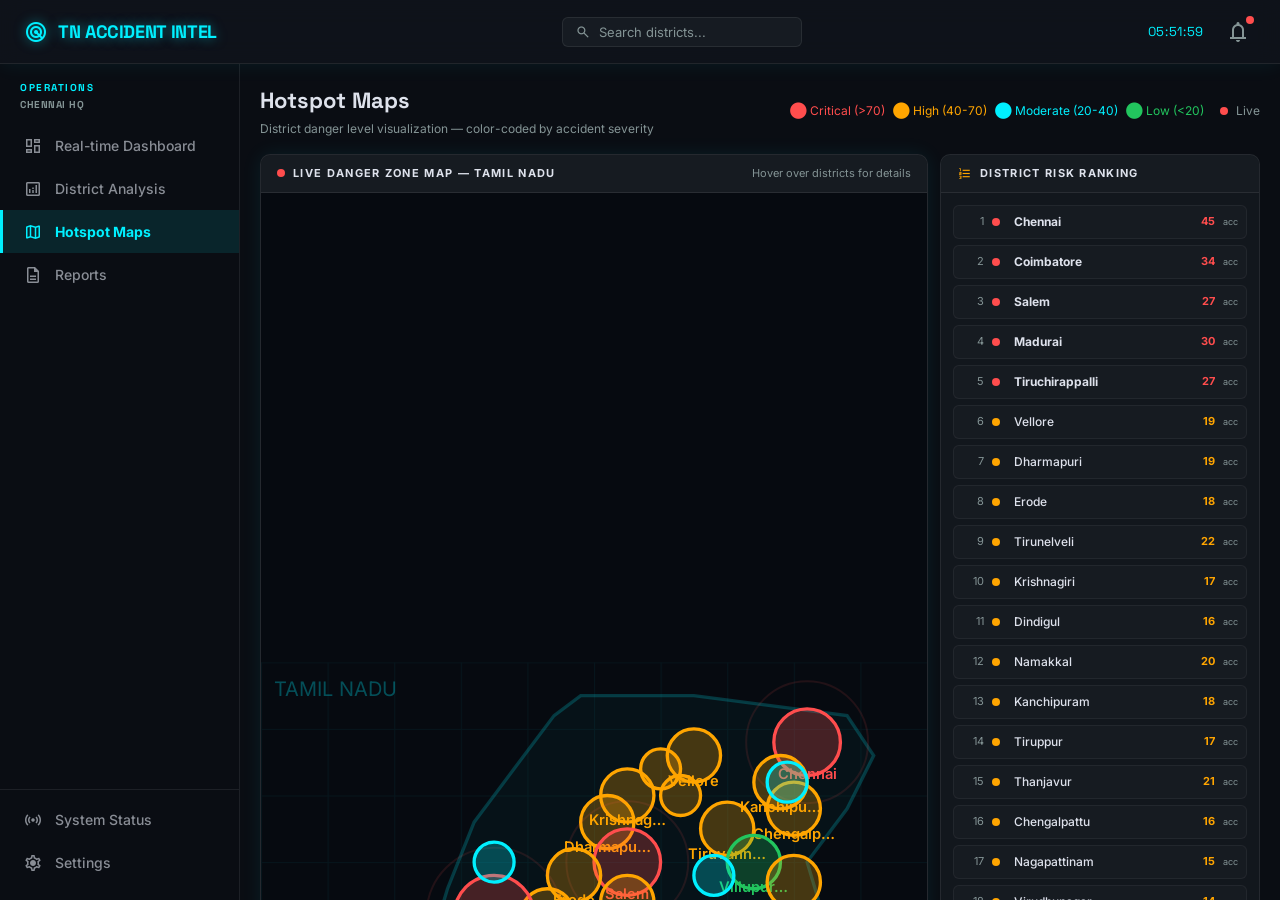
<file: hotspot-maps.html>
<!DOCTYPE html>
<html lang="en">

<head>
    <meta charset="UTF-8" />
    <meta name="viewport" content="width=device-width, initial-scale=1.0" />
    <title>TN ACCIDENT INTEL — Hotspot Maps</title>
    <meta name="description"
        content="Live Tamil Nadu district hotspot map with color-coded danger levels and district risk ranking." />
    <link rel="stylesheet" href="css/style.css" />
    <link rel="stylesheet"
        href="https://fonts.googleapis.com/css2?family=Material+Symbols+Outlined:opsz,wght,FILL,GRAD@20..48,100..700,0..1,-50..200" />
</head>

<body>
    <nav class="topnav">
        <div class="topnav-brand">
            <span class="material-symbols-outlined">radar</span>
            TN ACCIDENT INTEL
        </div>
        <div class="topnav-search">
            <span class="material-symbols-outlined" style="font-size:16px;color:var(--text-muted);">search</span>
            <input type="text" placeholder="Search districts..." />
        </div>
        <div class="topnav-right">
            <span id="live-clock" class="topnav-clock">—</span>
            <button class="topnav-icon-btn notification-badge" title="Notifications"><span
                    class="material-symbols-outlined">notifications</span></button>
        </div>
    </nav>

    <div class="layout">
        <aside class="sidenav">
            <div class="sidenav-section-label">OPERATIONS<div class="sidenav-sub">CHENNAI HQ</div>
            </div>
            <nav class="sidenav-nav">
                <a href="index.html" class="nav-link"><span class="material-symbols-outlined">dashboard</span>Real-time
                    Dashboard</a>
                <a href="district-analysis.html" class="nav-link"><span
                        class="material-symbols-outlined">analytics</span>District Analysis</a>
                <a href="hotspot-maps.html" class="nav-link active"><span
                        class="material-symbols-outlined">map</span>Hotspot Maps</a>
                <a href="reports.html" class="nav-link"><span
                        class="material-symbols-outlined">description</span>Reports</a>
            </nav>
            <div class="sidenav-footer">
                <a href="system-status.html" class="nav-link"><span
                        class="material-symbols-outlined">sensors</span>System Status</a>
                <a href="#" class="nav-link"><span class="material-symbols-outlined">settings</span>Settings</a>
            </div>
        </aside>

        <main class="main-content">

            <div class="flex items-center justify-between" style="margin-bottom:16px;">
                <div>
                    <h1 style="font-family:var(--font-head);font-size:22px;font-weight:700;">Hotspot Maps</h1>
                    <div style="font-size:12px;color:var(--text-muted);margin-top:3px;">District danger level
                        visualization — color-coded by accident severity</div>
                </div>
                <div class="flex gap-2" style="font-size:12px;align-items:center;">
                    <span style="color:#FF4D4D;">⬤ Critical (&gt;70)</span>
                    <span style="color:#FFA500;">⬤ High (40-70)</span>
                    <span style="color:#00F0FF;">⬤ Moderate (20-40)</span>
                    <span style="color:#22c55e;">⬤ Low (&lt;20)</span>
                    <span class="live-dot" style="margin-left:8px;"></span>
                    <span style="color:var(--text-muted);">Live</span>
                </div>
            </div>

            <div style="display:grid;grid-template-columns:1fr 320px;gap:12px;height:calc(100vh - 160px);">

                <!-- Full Map -->
                <div class="glass-panel glow-cyan full-height">
                    <div class="panel-header">
                        <div class="panel-title">
                            <span class="live-dot"></span>
                            LIVE DANGER ZONE MAP — TAMIL NADU
                        </div>
                        <span style="font-size:11px;color:var(--text-muted);">Hover over districts for details</span>
                    </div>
                    <div class="map-container" style="border-radius:0 0 10px 10px;">
                        <svg id="tn-map-full" xmlns="http://www.w3.org/2000/svg" style="width:100%;height:100%;"></svg>
                    </div>
                </div>

                <!-- Risk Ranking Sidebar -->
                <div class="glass-panel full-height" style="display:flex;flex-direction:column;">
                    <div class="panel-header">
                        <div class="panel-title">
                            <span class="material-symbols-outlined"
                                style="font-size:15px;color:#FFA500;">format_list_numbered</span>
                            DISTRICT RISK RANKING
                        </div>
                    </div>
                    <div id="hotspot-ranking"
                        style="flex:1;overflow-y:auto;padding:12px;display:flex;flex-direction:column;gap:6px;"></div>
                </div>

            </div>
        </main>
    </div>

    <script src="js/data.js"></script>
    <script src="js/map.js"></script>
    <script>
        const sevColor = { critical: '#FF4D4D', high: '#FFA500', moderate: '#00F0FF', low: '#22c55e' };

        function renderRanking() {
            const container = document.getElementById('hotspot-ranking');
            if (!container) return;
            const districts = window.TNDATA.getDistricts().sort((a, b) => b.riskScore - a.riskScore);
            container.innerHTML = districts.map((d, i) => `
      <div class="flex items-center gap-2" style="padding:7px 8px;border-radius:6px;background:rgba(255,255,255,0.02);border:1px solid rgba(255,255,255,0.05);">
        <span style="width:22px;text-align:right;font-size:11px;color:var(--text-muted);flex-shrink:0;">${i + 1}</span>
        <span class="severity-dot" style="background:${sevColor[d.severity]};width:8px;height:8px;flex-shrink:0;"></span>
        <span style="flex:1;font-size:12px;font-weight:${d.severity === 'critical' ? 700 : 500};">${d.name}</span>
        <span style="font-size:11px;color:${sevColor[d.severity]};font-weight:700;">${d.accidents}</span>
        <span style="font-size:9px;color:var(--text-muted);">acc</span>
      </div>
    `).join('');
        }

        setInterval(() => {
            const el = document.getElementById('live-clock');
            if (el) el.textContent = new Date().toLocaleTimeString('en-IN', { hour12: false });
        }, 1000);

        document.addEventListener('DOMContentLoaded', () => {
            window.TNMap.render('tn-map-full');
            renderRanking();
            document.addEventListener('tn:update', () => {
                window.TNMap.update('tn-map-full');
                renderRanking();
            });
        });
    </script>
</body>

</html>
</file>
<file: css/style.css>
/* ================================================
   TN ACCIDENT INTEL — Global Stylesheet
   ================================================ */

@import url('https://fonts.googleapis.com/css2?family=Space+Grotesk:wght@400;500;600;700;900&family=Inter:wght@400;500;600;700&display=swap');

/* ─── CSS Variables ─── */
:root {
  --bg:           #0a0d13;
  --surface:      #0f141b;
  --surface-hi:   #161b22;
  --surface-med:  #1b2027;
  --surface-low:  #252a32;
  --border:       rgba(255,255,255,0.08);
  --primary:      #00F0FF;
  --primary-dim:  #00dbe9;
  --secondary:    #FF4D4D;
  --tertiary:     #FFA500;
  --success:      #22c55e;
  --text:         #dee2ec;
  --text-muted:   #849495;
  --text-dim:     rgba(222,226,236,0.5);
  --font-head:    'Space Grotesk', sans-serif;
  --font-body:    'Inter', sans-serif;
  --radius:       6px;
  --radius-lg:    10px;
  --transition:   0.2s ease;
}

/* ─── Reset / Base ─── */
*, *::before, *::after { box-sizing: border-box; margin: 0; padding: 0; }
html { font-size: 14px; scroll-behavior: smooth; }
body {
  background: var(--bg);
  color: var(--text);
  font-family: var(--font-body);
  line-height: 1.5;
  overflow-x: hidden;
  min-height: 100vh;
}
a { text-decoration: none; color: inherit; }
button { cursor: pointer; border: none; background: none; font-family: inherit; }

/* ─── Custom Scrollbar ─── */
::-webkit-scrollbar { width: 5px; height: 5px; }
::-webkit-scrollbar-track { background: var(--surface); }
::-webkit-scrollbar-thumb { background: rgba(0,240,255,0.25); border-radius: 99px; }
::-webkit-scrollbar-thumb:hover { background: var(--primary); }

/* ─── Layout ─── */
.layout { display: flex; min-height: 100vh; padding-top: 64px; }
.main-content { margin-left: 240px; flex: 1; padding: 20px; overflow-y: auto; height: calc(100vh - 64px); }

/* ─── Top Nav ─── */
.topnav {
  position: fixed; top: 0; left: 0; right: 0; height: 64px; z-index: 100;
  background: rgba(15,20,27,0.95);
  backdrop-filter: blur(12px);
  border-bottom: 1px solid var(--border);
  box-shadow: 0 0 20px rgba(0,240,255,0.07);
  display: flex; align-items: center; justify-content: space-between;
  padding: 0 24px; gap: 16px;
}
.topnav-brand {
  display: flex; align-items: center; gap: 10px;
  font-family: var(--font-head); font-size: 18px; font-weight: 900;
  letter-spacing: -0.02em; color: var(--primary);
  text-shadow: 0 0 12px rgba(0,240,255,0.5);
}
.topnav-brand span.material-symbols-outlined { font-size: 24px; }
.topnav-right { display: flex; align-items: center; gap: 16px; }
.topnav-search {
  display: flex; align-items: center; gap: 8px;
  background: var(--surface-hi); border: 1px solid var(--border);
  border-radius: var(--radius); padding: 6px 12px; width: 240px;
}
.topnav-search input {
  background: none; border: none; outline: none; color: var(--text);
  font-family: var(--font-body); font-size: 13px; width: 100%;
}
.topnav-search input::placeholder { color: var(--text-muted); }
.topnav-clock {
  font-family: var(--font-head); font-size: 13px; color: var(--primary);
  letter-spacing: 0.05em; white-space: nowrap;
}
.topnav-icon-btn {
  width: 36px; height: 36px; border-radius: 50%;
  display: flex; align-items: center; justify-content: center;
  color: var(--text-muted); transition: var(--transition);
}
.topnav-icon-btn:hover { background: rgba(0,240,255,0.08); color: var(--primary); }
.notification-badge { position: relative; }
.notification-badge::after {
  content: ''; position: absolute; top: 2px; right: 2px;
  width: 8px; height: 8px; border-radius: 50%;
  background: var(--secondary); animation: pulse 2s infinite;
}

/* ─── Side Nav ─── */
.sidenav {
  position: fixed; top: 64px; left: 0; bottom: 0; width: 240px; z-index: 90;
  background: rgba(11,14,20,0.98);
  border-right: 1px solid var(--border);
  display: flex; flex-direction: column; padding: 16px 0;
}
.sidenav-section-label {
  padding: 0 20px 12px;
  font-family: var(--font-head); font-size: 10px; font-weight: 700;
  letter-spacing: 0.15em; color: var(--primary); text-transform: uppercase;
}
.sidenav-sub { font-size: 10px; color: var(--text-muted); margin-top: 2px; letter-spacing: 0.05em; }
.sidenav-nav { flex: 1; }
.sidenav-footer { margin-top: auto; border-top: 1px solid var(--border); padding-top: 8px; }
.nav-link {
  display: flex; align-items: center; gap: 12px;
  padding: 11px 20px; color: rgba(222,226,236,0.6);
  font-size: 14px; font-weight: 500; transition: var(--transition);
  border-left: 3px solid transparent;
}
.nav-link:hover { background: rgba(0,240,255,0.05); color: var(--primary); border-left-color: rgba(0,240,255,0.3); }
.nav-link.active {
  background: rgba(0,240,255,0.1); color: var(--primary);
  border-left-color: var(--primary); font-weight: 700;
}
.nav-link .material-symbols-outlined { font-size: 20px; }

/* ─── Glass Panel ─── */
.glass-panel {
  background: rgba(22,27,34,0.75);
  backdrop-filter: blur(10px);
  border: 1px solid var(--border);
  border-radius: var(--radius-lg);
}
.glass-panel.glow-cyan { box-shadow: 0 0 20px rgba(0,240,255,0.08); }
.glass-panel.glow-red  { box-shadow: 0 0 20px rgba(255,77,77,0.12); }
.glass-panel.glow-orange { box-shadow: 0 0 20px rgba(255,165,0,0.1); }

/* ─── Panel Header ─── */
.panel-header {
  display: flex; align-items: center; justify-content: space-between;
  padding: 10px 16px;
  border-bottom: 1px solid var(--border);
  background: rgba(255,255,255,0.02);
  border-radius: var(--radius-lg) var(--radius-lg) 0 0;
}
.panel-title {
  font-size: 11px; font-weight: 700; letter-spacing: 0.12em;
  text-transform: uppercase; color: var(--text);
  display: flex; align-items: center; gap: 8px;
}
.panel-badge {
  font-size: 10px; padding: 2px 6px; border-radius: 4px;
  font-weight: 700; letter-spacing: 0.08em;
}
.panel-badge.live { background: rgba(255,77,77,0.15); color: var(--secondary); }
.panel-body { padding: 16px; }

/* ─── KPI Cards ─── */
.kpi-grid {
  display: grid;
  grid-template-columns: repeat(5, 1fr);
  gap: 12px;
  margin-bottom: 16px;
}
.kpi-card {
  padding: 16px; border-radius: var(--radius-lg);
  background: rgba(22,27,34,0.8);
  border: 1px solid var(--border);
  position: relative; overflow: hidden;
  transition: transform 0.2s, box-shadow 0.2s;
}
.kpi-card:hover { transform: translateY(-2px); }
.kpi-card::before {
  content: ''; position: absolute; top: 0; left: 0; right: 0; height: 2px;
}
.kpi-card.kpi-cyan::before  { background: var(--primary); box-shadow: 0 0 8px var(--primary); }
.kpi-card.kpi-red::before   { background: var(--secondary); box-shadow: 0 0 8px var(--secondary); }
.kpi-card.kpi-orange::before{ background: var(--tertiary); box-shadow: 0 0 8px var(--tertiary); }
.kpi-card.kpi-green::before { background: var(--success); box-shadow: 0 0 8px var(--success); }
.kpi-label {
  font-size: 10px; font-weight: 700; letter-spacing: 0.12em;
  text-transform: uppercase; color: var(--text-muted); margin-bottom: 10px;
  display: flex; align-items: center; gap: 6px;
}
.kpi-value {
  font-family: var(--font-head); font-size: 36px; font-weight: 700;
  line-height: 1; letter-spacing: -0.02em;
}
.kpi-value.cyan   { color: var(--primary); text-shadow: 0 0 12px rgba(0,240,255,0.4); }
.kpi-value.red    { color: var(--secondary); text-shadow: 0 0 12px rgba(255,77,77,0.4); }
.kpi-value.orange { color: var(--tertiary); text-shadow: 0 0 12px rgba(255,165,0,0.4); }
.kpi-value.green  { color: var(--success); text-shadow: 0 0 12px rgba(34,197,94,0.4); }
.kpi-value.white  { color: var(--text); }
.kpi-sub {
  margin-top: 6px; font-size: 11px; color: var(--text-muted);
  display: flex; align-items: center; gap: 4px;
}
.kpi-trend-up   { color: var(--secondary); }
.kpi-trend-down { color: var(--success); }

/* ─── Main Grid ─── */
.dashboard-grid {
  display: grid;
  grid-template-columns: 1fr 380px;
  grid-template-rows: 360px 320px;
  gap: 12px;
}
.center-left { grid-column: 1; grid-row: 1; }
.center-right { grid-column: 2; grid-row: 1; }
.bottom-charts { grid-column: 1 / -1; grid-row: 2; display: grid; grid-template-columns: 1.4fr 1fr 0.85fr; gap: 12px; }

/* ─── Map ─── */
.map-container {
  flex: 1; position: relative; overflow: hidden;
  background: #060a10; border-radius: 0 0 var(--radius-lg) var(--radius-lg);
}
#tn-map { width: 100%; height: 100%; }
.map-marker {
  position: absolute; border-radius: 50%;
  transform: translate(-50%, -50%);
  pointer-events: none;
}
.map-marker.ping { animation: map-ping 2s cubic-bezier(0,0,0.2,1) infinite; }
.map-tooltip {
  position: absolute; z-index: 10;
  background: rgba(22,27,34,0.95); border: 1px solid var(--border);
  border-radius: 6px; padding: 8px 12px;
  font-size: 12px; pointer-events: none;
  white-space: nowrap; box-shadow: 0 4px 20px rgba(0,0,0,0.5);
}

/* ─── Alerts Feed ─── */
.alerts-feed { display: flex; flex-direction: column; height: 100%; }
.alerts-list { flex: 1; overflow-y: auto; padding: 12px; display: flex; flex-direction: column; gap: 8px; }
.alert-item {
  padding: 10px 12px; border-radius: 6px;
  display: flex; gap: 10px; align-items: flex-start;
  border: 1px solid transparent;
  animation: fadeInDown 0.4s ease;
}
.alert-item.critical { background: rgba(255,77,77,0.08);  border-color: rgba(255,77,77,0.2); }
.alert-item.high     { background: rgba(255,165,0,0.08);  border-color: rgba(255,165,0,0.2); }
.alert-item.moderate { background: rgba(0,240,255,0.05);  border-color: rgba(0,240,255,0.15); }
.alert-item .material-symbols-outlined { font-size: 18px; margin-top: 1px; flex-shrink: 0; }
.alert-item.critical .material-symbols-outlined { color: var(--secondary); }
.alert-item.high     .material-symbols-outlined { color: var(--tertiary); }
.alert-item.moderate .material-symbols-outlined { color: var(--primary); }
.alert-badge {
  font-size: 9px; font-weight: 700; letter-spacing: 0.1em;
  padding: 2px 6px; border-radius: 3px; text-transform: uppercase;
}
.alert-badge.critical { background: rgba(255,77,77,0.15);  color: var(--secondary); }
.alert-badge.high     { background: rgba(255,165,0,0.15);  color: var(--tertiary); }
.alert-badge.moderate { background: rgba(0,240,255,0.1);   color: var(--primary); }
.alert-time { font-size: 10px; color: var(--text-muted); font-variant-numeric: tabular-nums; }
.alert-incident { font-size: 13px; color: var(--text); margin: 2px 0; }
.alert-district { font-size: 11px; color: var(--text-muted); }

/* ─── Charts ─── */
.chart-wrapper { position: relative; flex: 1; min-height: 0; }

/* ─── Top-5 Leaderboard ─── */
.top5-list { display: flex; flex-direction: column; gap: 6px; padding: 12px; }
.top5-item {
  display: flex; align-items: center; gap: 10px;
  padding: 8px 10px; border-radius: 6px;
  background: rgba(255,255,255,0.03); border: 1px solid var(--border);
  transition: var(--transition);
}
.top5-item:hover { background: rgba(0,240,255,0.04); }
.top5-rank {
  font-family: var(--font-head); font-size: 18px; font-weight: 700;
  width: 28px; text-align: center; flex-shrink: 0;
}
.top5-rank.r1 { color: var(--secondary); }
.top5-rank.r2 { color: var(--tertiary); }
.top5-rank.r3 { color: var(--tertiary); opacity: 0.7; }
.top5-rank.r4, .top5-rank.r5 { color: var(--text-muted); }
.top5-info { flex: 1; min-width: 0; }
.top5-name { font-weight: 600; font-size: 13px; }
.top5-data { font-size: 11px; color: var(--text-muted); margin-top: 1px; }
.top5-bar-bg {
  width: 60px; height: 6px; background: rgba(255,255,255,0.08); border-radius: 3px; flex-shrink: 0;
}
.top5-bar-fill { height: 100%; border-radius: 3px; transition: width 1s ease; }

/* ─── District Table ─── */
.data-table { width: 100%; border-collapse: collapse; }
.data-table th {
  text-align: left; padding: 10px 14px;
  font-size: 10px; font-weight: 700; letter-spacing: 0.1em; text-transform: uppercase;
  color: var(--text-muted); border-bottom: 1px solid var(--border);
  cursor: pointer; user-select: none;
}
.data-table th:hover { color: var(--primary); }
.data-table td { padding: 10px 14px; border-bottom: 1px solid rgba(255,255,255,0.03); font-size: 13px; }
.data-table tr:hover td { background: rgba(0,240,255,0.03); }
.data-table tr:last-child td { border-bottom: none; }
.severity-dot {
  display: inline-block; width: 8px; height: 8px; border-radius: 50%;
  margin-right: 6px; vertical-align: middle;
}
.risk-bar-bg { height: 4px; background: rgba(255,255,255,0.08); border-radius: 2px; width: 80px; display: inline-block; vertical-align: middle; }
.risk-bar-fill { height: 100%; border-radius: 2px; }

/* ─── Status Indicators ─── */
.status-indicator {
  display: flex; align-items: center; gap: 8px; padding: 12px 16px;
  background: rgba(255,255,255,0.02); border-radius: 6px;
  border: 1px solid var(--border); margin-bottom: 8px;
}
.status-pip {
  width: 10px; height: 10px; border-radius: 50%; flex-shrink: 0;
}
.status-pip.live    { background: var(--success); box-shadow: 0 0 6px var(--success); animation: pulse 2s infinite; }
.status-pip.warning { background: var(--tertiary); animation: pulse 1.5s infinite; }
.status-pip.offline { background: var(--secondary); }
.uptime-counter { font-family: var(--font-head); font-size: 32px; font-weight: 700; color: var(--primary); letter-spacing: 0.05em; }

/* ─── Forms / Inputs ─── */
.search-input {
  width: 100%; background: var(--surface-hi); border: 1px solid var(--border);
  border-radius: var(--radius); padding: 8px 12px; color: var(--text);
  font-family: var(--font-body); font-size: 13px; outline: none; transition: border var(--transition);
}
.search-input:focus { border-color: rgba(0,240,255,0.5); box-shadow: 0 0 0 2px rgba(0,240,255,0.1); }
.btn {
  display: inline-flex; align-items: center; gap: 6px;
  padding: 8px 16px; border-radius: var(--radius);
  font-family: var(--font-body); font-size: 13px; font-weight: 600;
  transition: var(--transition); cursor: pointer;
}
.btn-primary { background: var(--primary); color: #000; }
.btn-primary:hover { background: var(--primary-dim); box-shadow: 0 0 12px rgba(0,240,255,0.3); }
.btn-ghost { background: rgba(0,240,255,0.08); color: var(--primary); border: 1px solid rgba(0,240,255,0.2); }
.btn-ghost:hover { background: rgba(0,240,255,0.15); }
.btn-danger { background: rgba(255,77,77,0.1); color: var(--secondary); border: 1px solid rgba(255,77,77,0.2); }
.btn-danger:hover { background: rgba(255,77,77,0.2); }

/* ─── Animations ─── */
@keyframes pulse {
  0%, 100% { opacity: 1; }
  50% { opacity: 0.4; }
}
@keyframes map-ping {
  0%   { transform: translate(-50%,-50%) scale(1); opacity: 0.8; }
  75%  { transform: translate(-50%,-50%) scale(2.5); opacity: 0; }
  100% { transform: translate(-50%,-50%) scale(1); opacity: 0; }
}
@keyframes fadeInDown {
  from { opacity: 0; transform: translateY(-10px); }
  to   { opacity: 1; transform: translateY(0); }
}
@keyframes slideUp {
  from { opacity: 0; transform: translateY(20px); }
  to   { opacity: 1; transform: translateY(0); }
}
@keyframes number-tick {
  0%   { transform: translateY(-10px); opacity: 0; }
  100% { transform: translateY(0); opacity: 1; }
}
.animate-in { animation: slideUp 0.4s ease forwards; }
.number-update { animation: number-tick 0.3s ease forwards; }

/* ─── Live dot ─── */
.live-dot {
  display: inline-block; width: 8px; height: 8px; border-radius: 50%;
  background: var(--secondary); animation: pulse 1.5s infinite;
}

/* ─── Utility ─── */
.flex { display: flex; }
.flex-col { flex-direction: column; }
.items-center { align-items: center; }
.justify-between { justify-content: space-between; }
.gap-2 { gap: 8px; }
.gap-3 { gap: 12px; }
.mt-auto { margin-top: auto; }
.text-cyan   { color: var(--primary); }
.text-red    { color: var(--secondary); }
.text-orange { color: var(--tertiary); }
.text-muted  { color: var(--text-muted); }
.text-xs { font-size: 11px; }
.font-mono { font-family: var(--font-head); }
.full-height { height: 100%; display: flex; flex-direction: column; }

/* ─── Responsive ─── */
@media (max-width: 1400px) {
  .kpi-grid { grid-template-columns: repeat(3, 1fr); }
  .dashboard-grid { grid-template-columns: 1fr; grid-template-rows: auto; }
  .center-right { grid-column: 1; grid-row: 2; }
  .bottom-charts { grid-column: 1; grid-row: 3; grid-template-columns: 1fr 1fr; }
}
@media (max-width: 900px) {
  .sidenav { display: none; }
  .main-content { margin-left: 0; }
  .kpi-grid { grid-template-columns: repeat(2, 1fr); }
  .bottom-charts { grid-template-columns: 1fr; }
}
</file>
